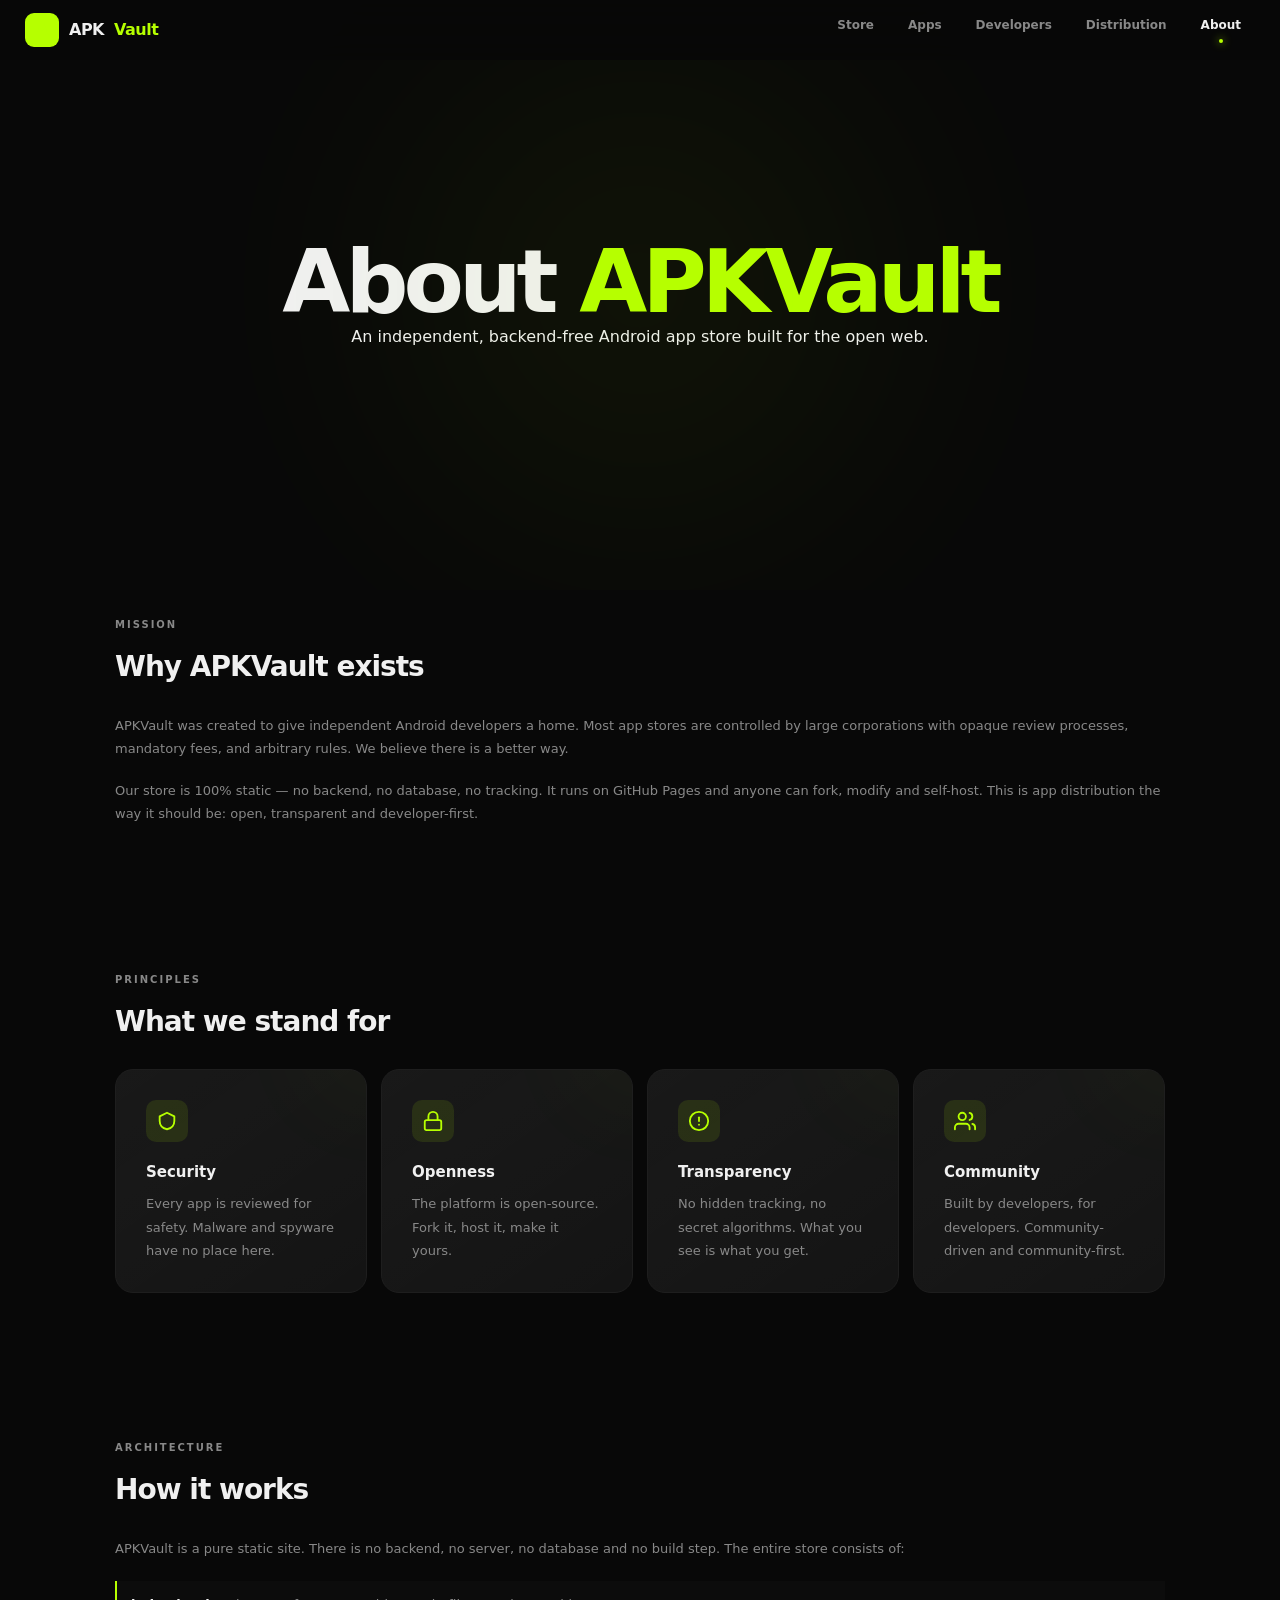
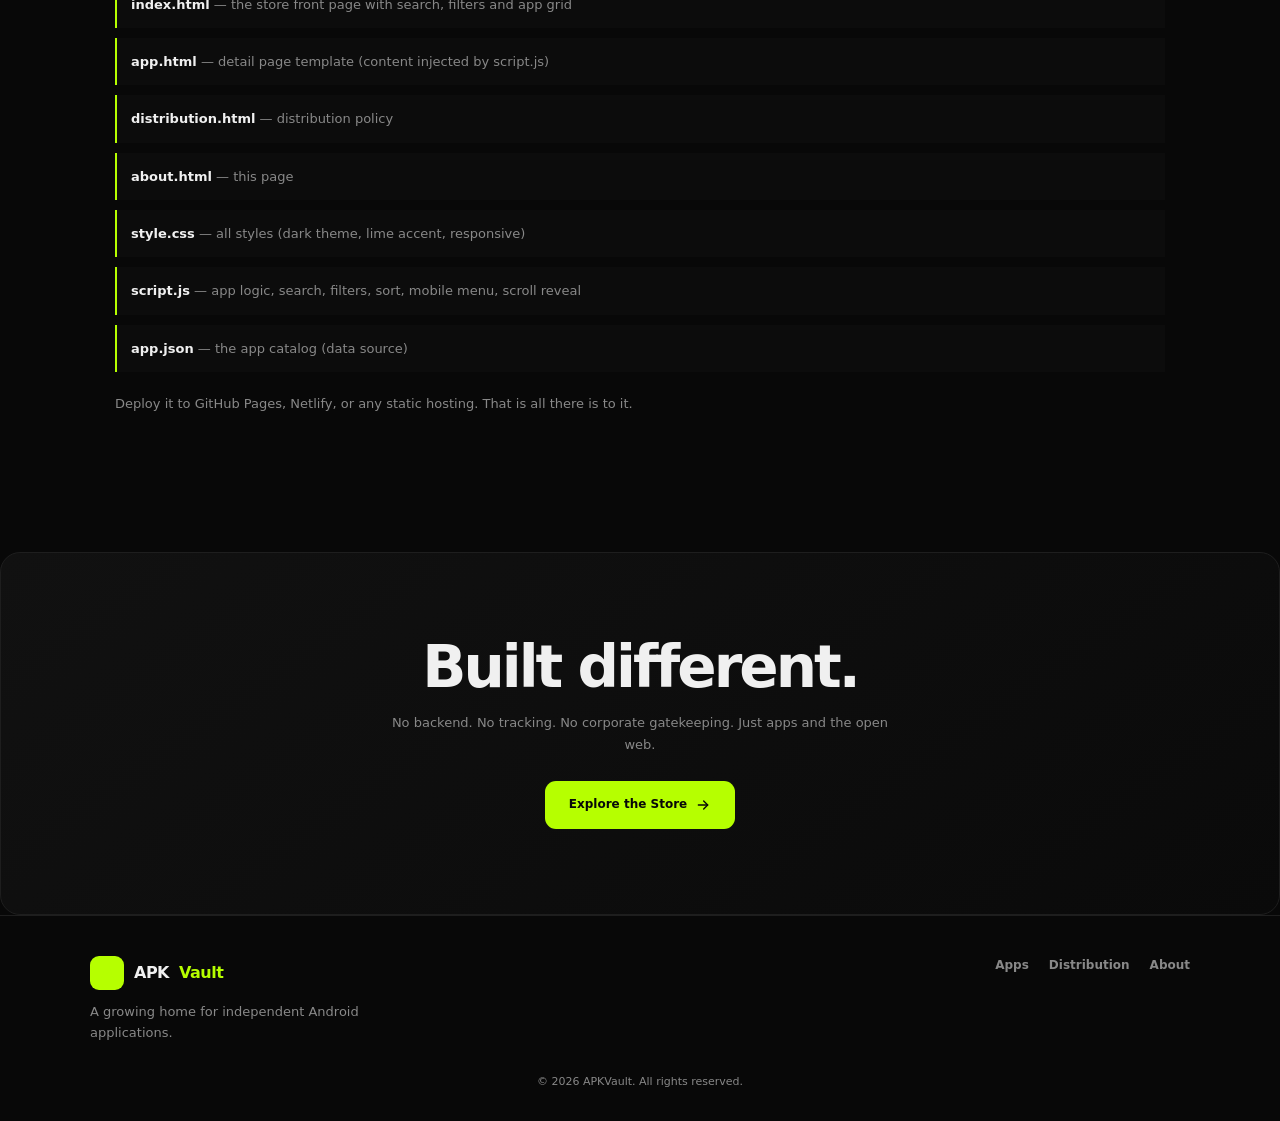
<file: about.html>
<!DOCTYPE html>
<html lang="en">

<head>

    <meta charset="UTF-8">

    <meta
        name="viewport"
        content="width=device-width, initial-scale=1.0"
    >

    <meta
        name="description"
        content="About APKVault — the independent, backend-free Android app store built for the open web."
    >

    <meta
        name="theme-color"
        content="#080808"
    >

    <title>About — APKVault</title>

    <link
        rel="stylesheet"
        href="style.css"
    >

</head>

<body>


<header class="navbar">

    <a
        href="index.html"
        class="logo"
    >

        <span class="logo-mark">
            A
        </span>

        APK<span>Vault</span>

    </a>


    <nav id="mainNav">

        <a href="index.html">
            Store
        </a>

        <a href="index.html#apps">
            Apps
        </a>

        <a href="index.html#developers">
            Developers
        </a>

        <a href="distribution.html">
            Distribution
        </a>

        <a href="about.html" class="active">
            About
        </a>

    </nav>


    <button
        class="mobile-menu"
        id="menuBtn"
        aria-label="Open navigation"
        aria-expanded="false"
    >

        <svg
            width="21"
            height="21"
            viewBox="0 0 24 24"
            fill="none"
            stroke="currentColor"
            stroke-width="2"
            stroke-linecap="round"
        >

            <path d="M4 6h16"/>
            <path d="M4 12h16"/>
            <path d="M4 18h16"/>

        </svg>

    </button>

</header>


<main>


<!-- ABOUT HERO -->

<section class="about-hero">

    <h1>
        About <span>APKVault</span>
    </h1>

    <p>
        An independent, backend-free Android app store
        built for the open web.
    </p>

</section>


<!-- MISSION -->

<section class="about-section reveal">

    <div class="about-section-heading">

        <p class="section-label">
            MISSION
        </p>

        <h2>
            Why APKVault exists
        </h2>

    </div>


    <div class="about-text">

        <p>
            APKVault was created to give independent Android
            developers a home. Most app stores are controlled
            by large corporations with opaque review processes,
            mandatory fees, and arbitrary rules. We believe
            there is a better way.
        </p>


        <p>
            Our store is 100% static — no backend, no database,
            no tracking. It runs on GitHub Pages and anyone
            can fork, modify and self-host. This is app
            distribution the way it should be: open,
            transparent and developer-first.
        </p>

    </div>

</section>


<!-- PRINCIPLES -->

<section class="about-section reveal">

    <div class="about-section-heading">

        <p class="section-label">
            PRINCIPLES
        </p>

        <h2>
            What we stand for
        </h2>

    </div>


    <div class="about-principles">


        <article class="about-card reveal">

            <div class="about-card-icon">

                <svg
                    width="22"
                    height="22"
                    viewBox="0 0 24 24"
                    fill="none"
                    stroke="currentColor"
                    stroke-width="2"
                    stroke-linecap="round"
                    stroke-linejoin="round"
                >

                    <path d="M12 3 4 7v5c0 5 3.5 8 8 9 4.5-1 8-4 8-9V7z"/>

                </svg>

            </div>


            <h3>
                Security
            </h3>

            <p>
                Every app is reviewed for safety.
                Malware and spyware have no place here.
            </p>

        </article>



        <article class="about-card reveal">

            <div class="about-card-icon">

                <svg
                    width="22"
                    height="22"
                    viewBox="0 0 24 24"
                    fill="none"
                    stroke="currentColor"
                    stroke-width="2"
                    stroke-linecap="round"
                    stroke-linejoin="round"
                >

                    <rect x="3" y="11" width="18" height="11" rx="2" ry="2"/>

                    <path d="M7 11V7a5 5 0 0 1 10 0v4"/>

                </svg>

            </div>


            <h3>
                Openness
            </h3>

            <p>
                The platform is open-source.
                Fork it, host it, make it yours.
            </p>

        </article>



        <article class="about-card reveal">

            <div class="about-card-icon">

                <svg
                    width="22"
                    height="22"
                    viewBox="0 0 24 24"
                    fill="none"
                    stroke="currentColor"
                    stroke-width="2"
                    stroke-linecap="round"
                    stroke-linejoin="round"
                >

                    <circle cx="12" cy="12" r="10"/>

                    <path d="M12 8v4"/>

                    <path d="M12 16h.01"/>

                </svg>

            </div>


            <h3>
                Transparency
            </h3>

            <p>
                No hidden tracking, no secret algorithms.
                What you see is what you get.
            </p>

        </article>



        <article class="about-card reveal">

            <div class="about-card-icon">

                <svg
                    width="22"
                    height="22"
                    viewBox="0 0 24 24"
                    fill="none"
                    stroke="currentColor"
                    stroke-width="2"
                    stroke-linecap="round"
                    stroke-linejoin="round"
                >

                    <path d="M17 21v-2a4 4 0 0 0-4-4H5a4 4 0 0 0-4 4v2"/>

                    <circle cx="9" cy="7" r="4"/>

                    <path d="M23 21v-2a4 4 0 0 0-3-3.87"/>

                    <path d="M17 3.13a4 4 0 0 1 0 7.75"/>

                </svg>

            </div>


            <h3>
                Community
            </h3>

            <p>
                Built by developers, for developers.
                Community-driven and community-first.
            </p>

        </article>


    </div>

</section>


<!-- ARCHITECTURE -->

<section class="about-section reveal">

    <div class="about-section-heading">

        <p class="section-label">
            ARCHITECTURE
        </p>

        <h2>
            How it works
        </h2>

    </div>


    <div class="about-text">

        <p>
            APKVault is a pure static site. There is no backend,
            no server, no database and no build step. The entire
            store consists of:
        </p>


        <ul>
            <li>
                <strong>index.html</strong> — the store front page with
                search, filters and app grid
            </li>

            <li>
                <strong>app.html</strong> — detail page template (content
                injected by script.js)
            </li>

            <li>
                <strong>distribution.html</strong> — distribution policy
            </li>

            <li>
                <strong>about.html</strong> — this page
            </li>

            <li>
                <strong>style.css</strong> — all styles (dark theme,
                lime accent, responsive)
            </li>

            <li>
                <strong>script.js</strong> — app logic, search, filters,
                sort, mobile menu, scroll reveal
            </li>

            <li>
                <strong>app.json</strong> — the app catalog (data source)
            </li>
        </ul>


        <p>
            Deploy it to GitHub Pages, Netlify, or any static
            hosting. That is all there is to it.
        </p>

    </div>

</section>


<!-- CTA -->

<section class="about-cta reveal">

    <h2>
        Built different.
    </h2>

    <p>
        No backend. No tracking. No corporate gatekeeping.
        Just apps and the open web.
    </p>


    <a
        href="index.html"
        class="main-download"
    >

        Explore the Store

        <svg
            width="17"
            height="17"
            viewBox="0 0 24 24"
            fill="none"
            stroke="currentColor"
            stroke-width="2"
            stroke-linecap="round"
            stroke-linejoin="round"
        >

            <path d="M5 12h14"/>

            <path d="m13 6 6 6-6 6"/>

        </svg>

    </a>

</section>


</main>



<footer>

    <div class="footer-content">

        <div class="footer-brand">

            <a
                href="index.html"
                class="logo"
            >

                <span class="logo-mark">
                    A
                </span>

                APK<span>Vault</span>

            </a>

            <p>
                A growing home for independent
                Android applications.
            </p>

        </div>


        <div class="footer-links">

            <a href="index.html#apps">
                Apps
            </a>

            <a href="distribution.html">
                Distribution
            </a>

            <a href="about.html">
                About
            </a>

        </div>

    </div>


    <div class="copyright">

        © 2026 APKVault. All rights reserved.

    </div>

</footer>



<script src="script.js"></script>

</body>

</html>
</file>
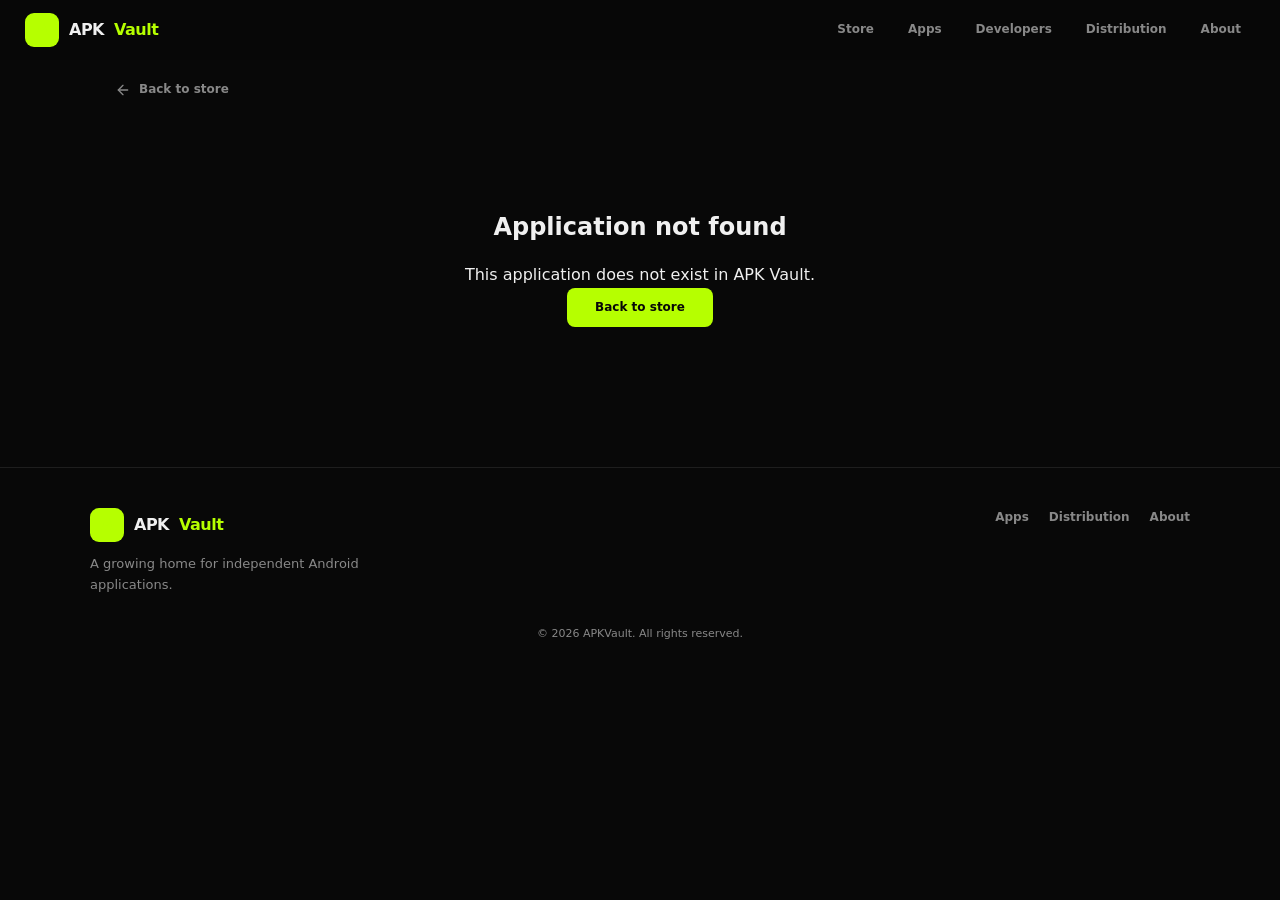
<file: app.html>
<!DOCTYPE html>
<html lang="en">

<head>
    <meta charset="UTF-8">
    <meta name="viewport" content="width=device-width, initial-scale=1.0">

    <meta
        name="description"
        content="Application details — APKVault"
    >

    <meta
        name="theme-color"
        content="#080808"
    >

    <meta
        property="og:type"
        content="website"
    >

    <title>Application — APKVault</title>

    <link
        rel="stylesheet"
        href="style.css"
    >

</head>

<body>


<header class="navbar">

    <a
        href="index.html"
        class="logo"
    >

        <span class="logo-mark">
            A
        </span>

        APK<span>Vault</span>

    </a>


    <nav id="mainNav">

        <a href="index.html">
            Store
        </a>

        <a href="index.html#apps">
            Apps
        </a>

        <a href="index.html#developers">
            Developers
        </a>

        <a href="distribution.html">
            Distribution
        </a>

        <a href="about.html">
            About
        </a>

    </nav>


    <button
        class="mobile-menu"
        id="menuBtn"
        aria-label="Open navigation"
        aria-expanded="false"
    >

        <svg
            width="21"
            height="21"
            viewBox="0 0 24 24"
            fill="none"
            stroke="currentColor"
            stroke-width="2"
            stroke-linecap="round"
        >

            <path d="M4 6h16"/>
            <path d="M4 12h16"/>
            <path d="M4 18h16"/>

        </svg>

    </button>

</header>



<main>

    <section class="app-page">

        <a
            href="index.html"
            class="back-link"
        >

            <svg
                width="16"
                height="16"
                viewBox="0 0 24 24"
                fill="none"
                stroke="currentColor"
                stroke-width="2"
                stroke-linecap="round"
                stroke-linejoin="round"
            >

                <path d="M19 12H5"/>

                <path d="m12 19-7-7 7-7"/>

            </svg>

            Back to store

        </a>


        <div
            id="appContent"
            class="app-content"
        ></div>

    </section>

</main>
<script type="application/ld+json">
{
  "@context": "https://schema.org",
  "@type": "WebSite",
  "name": "App Box",
  "url": "https://[اسم-المستخدم].github.io/[اسم-المستودع]/",
  "description": "متجر مستقل لتطبيقات أندرويد",
  "potentialAction": {
    "@type": "SearchAction",
    "target": "https://[اسم-المستخدم].github.io/[اسم-المستودع]/?search={search_term_string}",
    "query-input": "required name=search_term_string"
  }
}
</script>

<footer>

    <div class="footer-content">

        <div class="footer-brand">

            <a
                href="index.html"
                class="logo"
            >

                <span class="logo-mark">
                    A
                </span>

                APK<span>Vault</span>

            </a>

            <p>
                A growing home for independent
                Android applications.
            </p>

        </div>


        <div class="footer-links">

            <a href="index.html#apps">
                Apps
            </a>

            <a href="distribution.html">
                Distribution
            </a>

            <a href="about.html">
                About
            </a>

        </div>

    </div>


    <div class="copyright">

        © 2026 APKVault. All rights reserved.

    </div>

</footer>



<script src="script.js"></script>

</body>

</html>
</file>
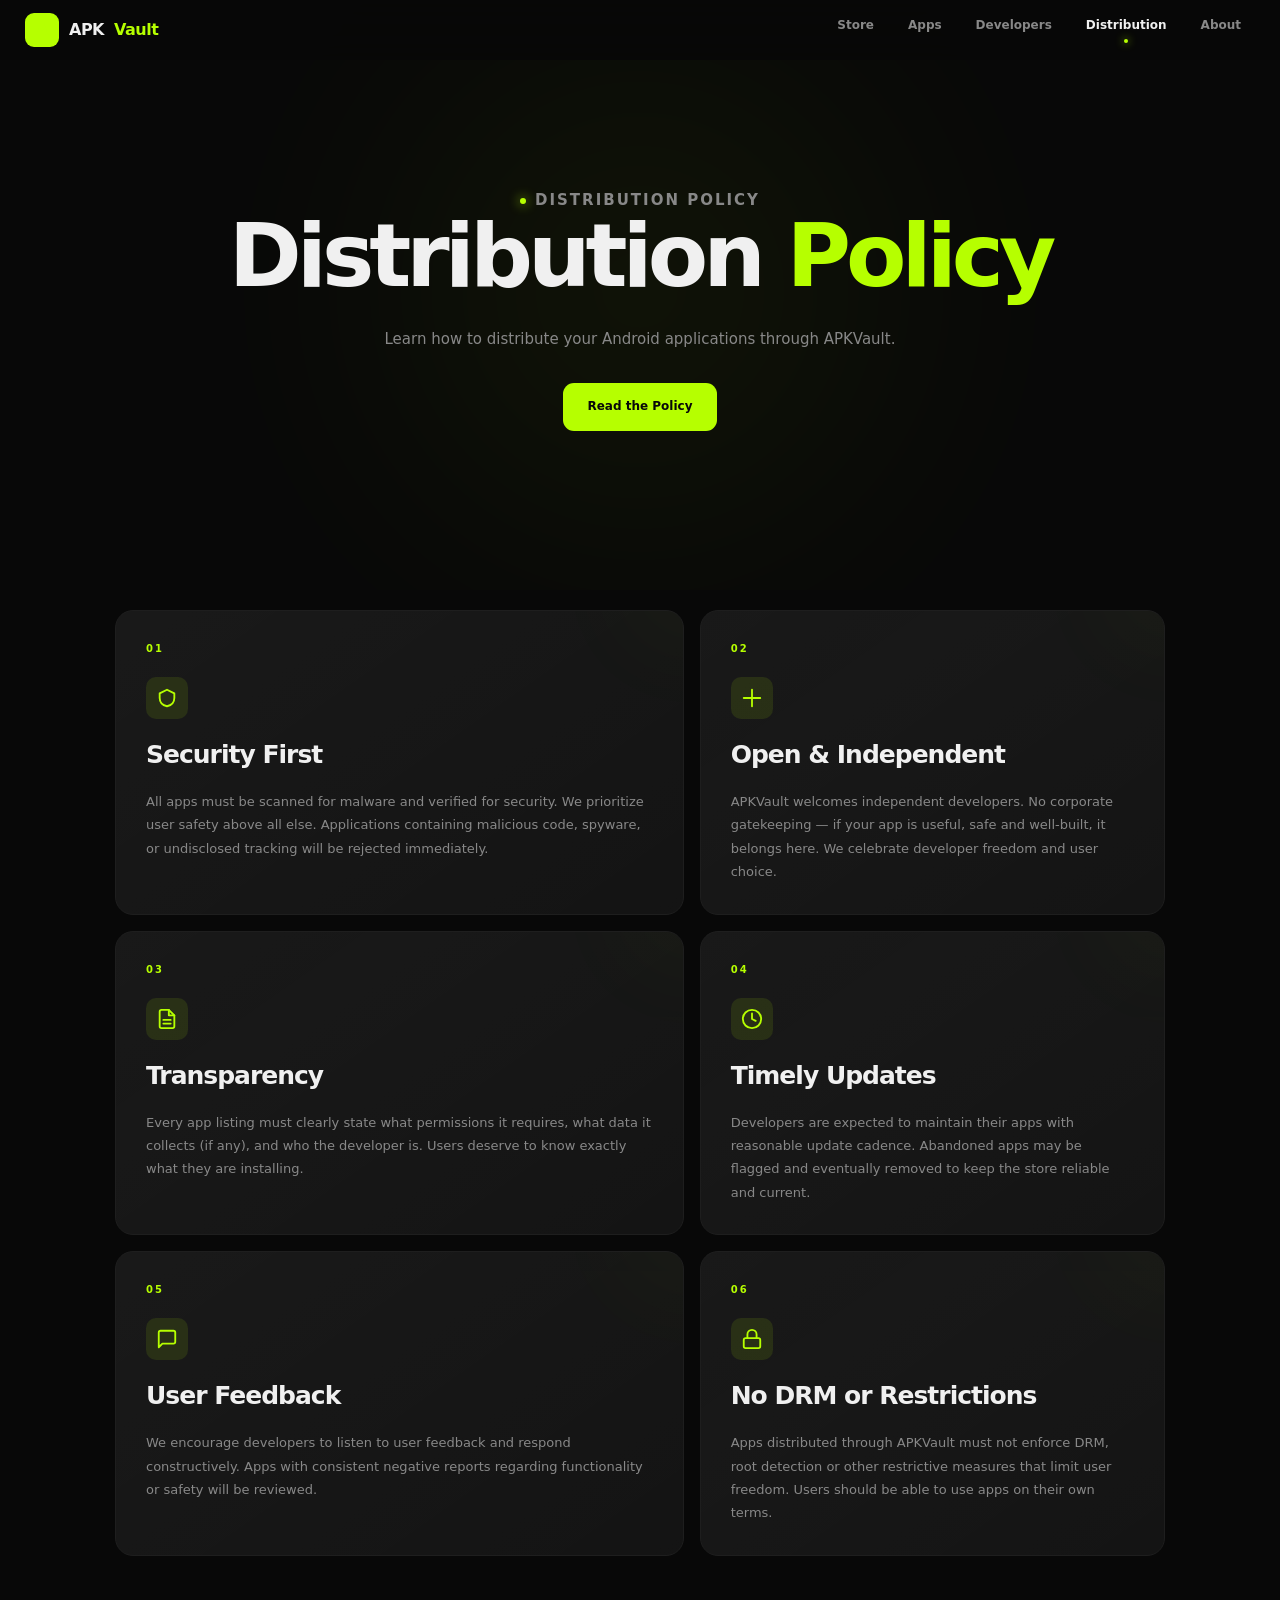
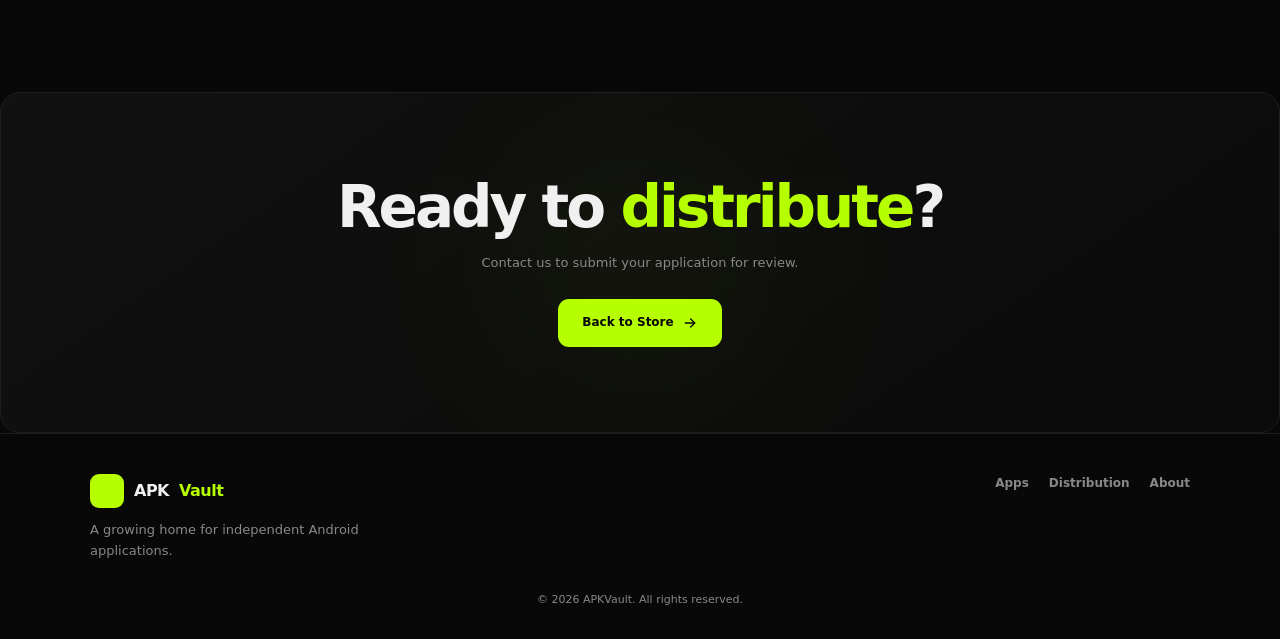
<file: distribution.html>
<!DOCTYPE html>
<html lang="en">

<head>
    <meta charset="UTF-8">
    <meta name="viewport" content="width=device-width, initial-scale=1.0">
    <meta name="description" content="Distribution policy for APKVault — how to publish your Android apps on our independent store.">
    <meta name="theme-color" content="#080808">
    <title>Distribution — APKVault</title>
    <link rel="stylesheet" href="style.css">
</head>

<body>

<header class="navbar">
    <a href="index.html" class="logo">
        <span class="logo-mark">A</span>
        APK<span>Vault</span>
    </a>
    <nav id="mainNav">
        <a href="index.html">Store</a>
        <a href="index.html#apps">Apps</a>
        <a href="index.html#developers">Developers</a>
        <a href="distribution.html" class="active">Distribution</a>
        <a href="about.html">About</a>
    </nav>
    <button class="mobile-menu" id="menuBtn" aria-label="Open navigation" aria-expanded="false">
        <svg width="21" height="21" viewBox="0 0 24 24" fill="none" stroke="currentColor" stroke-width="2" stroke-linecap="round">
            <path d="M4 6h16"/>
            <path d="M4 12h16"/>
            <path d="M4 18h16"/>
        </svg>
    </button>
</header>

<main>

    <!-- HERO (يستخدم كلاسات about) -->
    <section class="about-hero">
        <div class="about-hero-content">
            <p class="about-label"><span></span> DISTRIBUTION POLICY</p>
            <h1>Distribution <span>Policy</span></h1>
            <p>Learn how to distribute your Android applications through APKVault.</p>
            <div class="about-actions">
                <a href="#policy" class="main-download">Read the Policy</a>
            </div>
        </div>
    </section>

    <!-- المحتوى (يستخدم كلاسات about) -->
    <section class="about-section" id="policy">
        <div class="about-grid">

            <article class="about-card reveal">
                <div class="about-card-number">01</div>
                <div class="about-card-icon" style="margin-bottom:16px;">
                    <svg width="22" height="22" viewBox="0 0 24 24" fill="none" stroke="currentColor" stroke-width="2" stroke-linecap="round" stroke-linejoin="round">
                        <path d="M12 3 4 7v5c0 5 3.5 8 8 9 4.5-1 8-4 8-9V7z"/>
                    </svg>
                </div>
                <h2>Security First</h2>
                <p>All apps must be scanned for malware and verified for security. We prioritize user safety above all else. Applications containing malicious code, spyware, or undisclosed tracking will be rejected immediately.</p>
            </article>

            <article class="about-card reveal">
                <div class="about-card-number">02</div>
                <div class="about-card-icon" style="margin-bottom:16px;">
                    <svg width="22" height="22" viewBox="0 0 24 24" fill="none" stroke="currentColor" stroke-width="2" stroke-linecap="round" stroke-linejoin="round">
                        <path d="M12 3v18"/><path d="M3 12h18"/>
                    </svg>
                </div>
                <h2>Open & Independent</h2>
                <p>APKVault welcomes independent developers. No corporate gatekeeping — if your app is useful, safe and well-built, it belongs here. We celebrate developer freedom and user choice.</p>
            </article>

            <article class="about-card reveal">
                <div class="about-card-number">03</div>
                <div class="about-card-icon" style="margin-bottom:16px;">
                    <svg width="22" height="22" viewBox="0 0 24 24" fill="none" stroke="currentColor" stroke-width="2" stroke-linecap="round" stroke-linejoin="round">
                        <path d="M14 2H6a2 2 0 0 0-2 2v16a2 2 0 0 0 2 2h12a2 2 0 0 0 2-2V8z"/>
                        <polyline points="14 2 14 8 20 8"/>
                        <line x1="16" y1="13" x2="8" y2="13"/>
                        <line x1="16" y1="17" x2="8" y2="17"/>
                    </svg>
                </div>
                <h2>Transparency</h2>
                <p>Every app listing must clearly state what permissions it requires, what data it collects (if any), and who the developer is. Users deserve to know exactly what they are installing.</p>
            </article>

            <article class="about-card reveal">
                <div class="about-card-number">04</div>
                <div class="about-card-icon" style="margin-bottom:16px;">
                    <svg width="22" height="22" viewBox="0 0 24 24" fill="none" stroke="currentColor" stroke-width="2" stroke-linecap="round" stroke-linejoin="round">
                        <circle cx="12" cy="12" r="10"/>
                        <polyline points="12 6 12 12 16 14"/>
                    </svg>
                </div>
                <h2>Timely Updates</h2>
                <p>Developers are expected to maintain their apps with reasonable update cadence. Abandoned apps may be flagged and eventually removed to keep the store reliable and current.</p>
            </article>

            <article class="about-card reveal">
                <div class="about-card-number">05</div>
                <div class="about-card-icon" style="margin-bottom:16px;">
                    <svg width="22" height="22" viewBox="0 0 24 24" fill="none" stroke="currentColor" stroke-width="2" stroke-linecap="round" stroke-linejoin="round">
                        <path d="M21 15a2 2 0 0 1-2 2H7l-4 4V5a2 2 0 0 1 2-2h14a2 2 0 0 1 2 2z"/>
                    </svg>
                </div>
                <h2>User Feedback</h2>
                <p>We encourage developers to listen to user feedback and respond constructively. Apps with consistent negative reports regarding functionality or safety will be reviewed.</p>
            </article>

            <article class="about-card reveal">
                <div class="about-card-number">06</div>
                <div class="about-card-icon" style="margin-bottom:16px;">
                    <svg width="22" height="22" viewBox="0 0 24 24" fill="none" stroke="currentColor" stroke-width="2" stroke-linecap="round" stroke-linejoin="round">
                        <rect x="3" y="11" width="18" height="11" rx="2" ry="2"/>
                        <path d="M7 11V7a5 5 0 0 1 10 0v4"/>
                    </svg>
                </div>
                <h2>No DRM or Restrictions</h2>
                <p>Apps distributed through APKVault must not enforce DRM, root detection or other restrictive measures that limit user freedom. Users should be able to use apps on their own terms.</p>
            </article>

        </div>
    </section>

    <!-- CTA (يستخدم about-cta) -->
    <section class="about-cta reveal">
        <div class="cta-glow"></div>
        <div class="about-cta-content">
            <h2>Ready to <span>distribute</span>?</h2>
            <p>Contact us to submit your application for review.</p>
            <a href="index.html" class="main-download">
                Back to Store
                <svg width="17" height="17" viewBox="0 0 24 24" fill="none" stroke="currentColor" stroke-width="2" stroke-linecap="round" stroke-linejoin="round">
                    <path d="M5 12h14"/><path d="m13 6 6 6-6 6"/>
                </svg>
            </a>
        </div>
    </section>

</main>

<footer>
    <div class="footer-content">
        <div class="footer-brand">
            <a href="index.html" class="logo">
                <span class="logo-mark">A</span>
                APK<span>Vault</span>
            </a>
            <p>A growing home for independent Android applications.</p>
        </div>
        <div class="footer-links">
            <a href="index.html#apps">Apps</a>
            <a href="distribution.html">Distribution</a>
            <a href="about.html">About</a>
        </div>
    </div>
    <div class="copyright">© 2026 APKVault. All rights reserved.</div>
</footer>

<script src="script.js"></script>
</body>
</html>
</file>
<file: style.css>
/* ==========================================================================
   APK VAULT — STYLE SHEET
   Dark theme · Lime accent · Static-first
   ========================================================================== */

/* ==========================================================================
   VARIABLES
   ========================================================================== */

:root {
    --lime:          #B6FF00;
    --lime-soft:     rgba(182, 255, 0, .1);
    --lime-glow:     rgba(182, 255, 0, .35);
    --bg:            #080808;
    --surface:       #111;
    --surface-hover: #161616;
    --border:        #1e1e1e;
    --border-hover:  #3c3c3c;
    --muted:         #888;
    --white:         #f0f0f0;
    --font:          'Inter', system-ui, -apple-system, sans-serif;
    --radius-sm:     8px;
    --radius:        14px;
    --radius-lg:     20px;
    --shadow:        0 4px 30px rgba(0,0,0,.4);
    --transition:    .25s ease;
}


/* ==========================================================================
   RESET / BASE
   ========================================================================== */

*, *::before, *::after {
    margin: 0;
    padding: 0;
    box-sizing: border-box;
}

html {
    scroll-behavior: smooth;
    -webkit-text-size-adjust: 100%;
    scrollbar-color: var(--lime) var(--surface);
    scrollbar-width: thin;
}

::-webkit-scrollbar {
    width: 9px;
    height: 9px;
}

::-webkit-scrollbar-track {
    background: var(--bg);
}

::-webkit-scrollbar-thumb {
    border: 2px solid var(--bg);
    border-radius: 999px;
    background: var(--border-hover);
}

::-webkit-scrollbar-thumb:hover {
    background: var(--lime);
}

body {
    font-family: var(--font);
    background: var(--bg);
    color: var(--white);
    line-height: 1.6;
    min-height: 100vh;
    overflow-x: hidden;
    -webkit-font-smoothing: antialiased;
}

a {
    color: inherit;
    text-decoration: none;
}

img {
    display: block;
    max-width: 100%;
    height: auto;
}

ul, ol {
    list-style: none;
}

button {
    cursor: pointer;
    border: none;
    background: none;
    color: inherit;
    font: inherit;
}

input, button {
    outline: none;
}

::selection {
    background: var(--lime);
    color: var(--bg);
}


/* ==========================================================================
   NAVBAR
   ========================================================================== */

.navbar {
    position: fixed;
    top: 0;
    left: 0;
    right: 0;
    z-index: 1000;
    display: flex;
    align-items: center;
    justify-content: space-between;
    padding: 0 25px;
    height: 60px;
    background: rgba(8, 8, 8, .85);
    backdrop-filter: blur(20px);
    -webkit-backdrop-filter: blur(20px);
    border-bottom: 1px solid transparent;
    transition: border-color var(--transition),
                background var(--transition);
}

.navbar.scrolled {
    border-bottom-color: var(--border);
    background: rgba(8, 8, 8, .95);
}

.logo {
    display: flex;
    align-items: center;
    gap: 10px;
    font-size: 16px;
    font-weight: 800;
    letter-spacing: -.5px;
}

.logo-mark {
    display: grid;
    place-items: center;
    width: 34px;
    height: 34px;
    border-radius: 9px;
    background: var(--lime);
    color: var(--bg);
    font-size: 16px;
    font-weight: 900;
    line-height: 1;
}

.logo span {
    color: var(--lime);
}

#mainNav {
    display: flex;
    gap: 6px;
}

#mainNav a {
    padding: 7px 14px;
    border-radius: var(--radius-sm);
    font-size: 12px;
    font-weight: 600;
    color: var(--muted);
    transition: color var(--transition),
                background var(--transition);
}

#mainNav a:hover {
    color: var(--white);
    background: var(--surface);
}

#mainNav a.active {
    color: var(--white);
}

#mainNav a.active::after {
    content: "";
    display: block;
    width: 4px;
    height: 4px;
    margin: 4px auto 0;
    border-radius: 50%;
    background: var(--lime);
    box-shadow: 0 0 8px var(--lime);
}

.mobile-menu {
    display: none;
    align-items: center;
    justify-content: center;
    width: 42px;
    height: 42px;
    border-radius: var(--radius-sm);
    color: var(--white);
    transition: background var(--transition);
}

.mobile-menu:hover {
    background: var(--surface);
}

.mobile-menu svg {
    display: block;
}


/* ==========================================================================
   HERO
   ========================================================================== */

.hero {
    position: relative;
    min-height: 590px;
    display: flex;
    align-items: center;
    padding: 100px 25px;
    overflow: hidden;
}

.hero::before {
    content: "";
    position: absolute;
    width: 600px;
    height: 600px;
    top: -100px;
    left: 50%;
    transform: translateX(-50%);
    background: var(--lime);
    opacity: .04;
    filter: blur(140px);
    border-radius: 50%;
    pointer-events: none;
}

.hero-content {
    position: relative;
    z-index: 1;
    max-width: 720px;
    margin: 0 auto;
    text-align: center;
}

.badge {
    display: inline-flex;
    align-items: center;
    gap: 10px;
    margin-bottom: 22px;
    color: var(--muted);
    font-size: 10px;
    font-weight: 700;
    letter-spacing: 2px;
    text-transform: uppercase;
}

.badge span {
    width: 6px;
    height: 6px;
    border-radius: 50%;
    background: var(--lime);
    box-shadow: 0 0 12px var(--lime);
}

.hero h1 {
    font-size: clamp(46px, 8vw, 88px);
    line-height: .95;
    letter-spacing: -4px;
    font-weight: 800;
    margin-bottom: 20px;
}

.hero h1 span {
    color: var(--lime);
}

.hero-content > p {
    max-width: 500px;
    margin: 0 auto 28px;
    color: var(--muted);
    font-size: 15px;
    line-height: 1.7;
}

.hero-actions {
    display: flex;
    align-items: center;
    justify-content: center;
    gap: 12px;
    margin-bottom: 24px;
}

.hero-primary {
    display: inline-flex;
    align-items: center;
    gap: 8px;
    height: 50px;
    padding: 0 30px;
    border-radius: 11px;
    background: var(--lime);
    color: var(--bg);
    font-size: 13px;
    font-weight: 800;
    transition: transform var(--transition),
                box-shadow var(--transition);
}

.hero-primary:hover {
    transform: translateY(-2px);
    box-shadow: 0 0 30px var(--lime-glow);
}

.hero-secondary {
    display: inline-flex;
    align-items: center;
    justify-content: center;
    height: 50px;
    padding: 0 24px;
    border: 1px solid var(--border);
    border-radius: 11px;
    background: var(--surface);
    color: var(--white);
    font-size: 12px;
    font-weight: 700;
    transition: transform var(--transition),
                border-color var(--transition),
                background var(--transition);
}

.hero-secondary:hover {
    transform: translateY(-2px);
    border-color: var(--border-hover);
    background: var(--surface-hover);
}

.store-note {
    display: inline-flex;
    align-items: center;
    gap: 8px;
    color: var(--muted);
    font-size: 12px;
}

.store-note svg {
    color: var(--lime);
}


/* ==========================================================================
   SECTION LABEL
   ========================================================================== */

.section-label {
    display: inline-flex;
    align-items: center;
    gap: 9px;
    color: var(--muted);
    font-size: 10px;
    font-weight: 700;
    letter-spacing: 2px;
    text-transform: uppercase;
    margin-bottom: 12px;
}

.section-label span {
    width: 6px;
    height: 6px;
    border-radius: 50%;
    background: var(--lime);
    box-shadow: 0 0 12px var(--lime);
}


/* ==========================================================================
   APPS SECTION
   ========================================================================== */

.apps-section {
    max-width: 1100px;
    margin: 0 auto;
    padding: 40px 25px 100px;
}

.section-header {
    display: flex;
    align-items: flex-end;
    justify-content: space-between;
    margin-bottom: 20px;
    flex-wrap: wrap;
    gap: 12px;
}

.section-header h2 {
    font-size: 32px;
    font-weight: 800;
    letter-spacing: -1.5px;
}

#resultCount {
    color: var(--muted);
    font-size: 12px;
    font-weight: 600;
}


/* ---- Search ---- */

.search-box {
    display: flex;
    align-items: center;
    gap: 10px;
    padding: 0 18px;
    height: 48px;
    border: 1px solid var(--border);
    border-radius: 11px;
    background: var(--surface);
    margin-bottom: 20px;
    transition: border-color var(--transition);
}

.search-box:focus-within {
    border-color: var(--lime);
}

.search-box svg {
    color: var(--muted);
    flex-shrink: 0;
}

.search-box input {
    flex: 1;
    border: none;
    background: none;
    color: var(--white);
    font-size: 13px;
    font-family: var(--font);
}

.search-box input::placeholder {
    color: var(--muted);
}


/* ---- Filters Row ---- */

.filters-row {
    display: flex;
    align-items: center;
    gap: 10px;
    margin-bottom: 28px;
    flex-wrap: wrap;
}

.category-filters {
    display: flex;
    gap: 6px;
    flex-wrap: wrap;
}

.category-btn {
    padding: 7px 16px;
    border-radius: 20px;
    border: 1px solid var(--border);
    background: transparent;
    color: var(--muted);
    font-size: 11px;
    font-weight: 700;
    letter-spacing: .5px;
    transition: all var(--transition);
    cursor: pointer;
}

.category-btn:hover {
    border-color: var(--border-hover);
    color: var(--white);
    background: var(--surface);
}

.category-btn.active {
    background: var(--lime);
    color: var(--bg);
    border-color: var(--lime);
}

.sort-select {
    margin-left: auto;
    display: flex;
    align-items: center;
    gap: 8px;
}

.sort-select label {
    color: var(--muted);
    font-size: 11px;
    font-weight: 600;
}

.sort-select select {
    height: 36px;
    padding: 0 28px 0 12px;
    border-radius: var(--radius-sm);
    border: 1px solid var(--border);
    background: var(--surface);
    color: var(--white);
    font-size: 11px;
    font-family: var(--font);
    font-weight: 600;
    cursor: pointer;
    appearance: none;
    -webkit-appearance: none;
    background-image: url("data:image/svg+xml,%3Csvg width='12' height='12' viewBox='0 0 24 24' fill='none' stroke='%23888' stroke-width='2' stroke-linecap='round' stroke-linejoin='round'%3E%3Cpath d='m6 9 6 6 6-6'/%3E%3C/svg%3E");
    background-repeat: no-repeat;
    background-position: right 10px center;
    transition: border-color var(--transition);
}

.sort-select select:focus {
    border-color: var(--lime);
}


/* ---- App Grid ---- */

.apps-grid {
    display: grid;
    grid-template-columns: repeat(auto-fill, minmax(280px, 1fr));
    gap: 14px;
}

.pagination {
    display: flex;
    justify-content: center;
    min-height: 48px;
    margin-top: 22px;
}

.pagination[hidden] {
    display: none;
}

.load-more-btn {
    gap: 8px;
    padding: 12px 24px;
}


/* ---- App Card ---- */

.app-card {
    position: relative;
    display: flex;
    flex-direction: column;
    background: var(--surface);
    border: 1px solid var(--border);
    border-radius: var(--radius);
    overflow: hidden;
    transition: transform var(--transition),
                border-color var(--transition),
                box-shadow var(--transition);
}

.app-card:hover {
    transform: translateY(-4px);
    border-color: var(--border-hover);
    box-shadow: var(--shadow);
}

.app-card-main {
    display: flex;
    gap: 14px;
    padding: 20px;
    flex: 1;
}

.app-card-icon {
    width: 52px;
    height: 52px;
    flex-shrink: 0;
    border-radius: 12px;
    overflow: hidden;
    background: var(--border);
    display: grid;
    place-items: center;
}

.app-card-icon img {
    width: 100%;
    height: 100%;
    object-fit: cover;
}

.app-card-content {
    flex: 1;
    min-width: 0;
}

.app-card-title-row {
    display: flex;
    align-items: center;
    gap: 8px;
    margin-bottom: 5px;
}

.app-card-title-row h3 {
    font-size: 15px;
    font-weight: 700;
    letter-spacing: -.3px;
    white-space: nowrap;
    overflow: hidden;
    text-overflow: ellipsis;
}

.featured-badge {
    padding: 3px 9px;
    border-radius: 20px;
    background: var(--lime-soft);
    color: var(--lime);
    font-size: 9px;
    font-weight: 800;
    letter-spacing: .5px;
    text-transform: uppercase;
    flex-shrink: 0;
}

.app-card-content > p {
    color: var(--muted);
    font-size: 12px;
    line-height: 1.5;
    margin-bottom: 10px;
    display: -webkit-box;
    -webkit-line-clamp: 2;
    line-clamp: 2;
    -webkit-box-orient: vertical;
    overflow: hidden;
}

.app-card-meta {
    display: flex;
    align-items: center;
    gap: 14px;
    font-size: 11px;
    color: var(--muted);
}

.app-card-meta .rating {
    display: inline-flex;
    align-items: center;
    gap: 4px;
    color: var(--lime);
}

.app-card-meta .rating svg {
    width: 13px;
    height: 13px;
}

.app-card-footer {
    display: flex;
    align-items: center;
    justify-content: space-between;
    padding: 12px 20px;
    border-top: 1px solid var(--border);
    font-size: 11px;
    color: var(--muted);
}

.app-card-arrow {
    color: var(--lime);
    display: flex;
}

.app-card-arrow svg {
    width: 16px;
    height: 16px;
}


/* ==========================================================================
   SKELETON LOADING
   ========================================================================== */

.skeleton-card {
    background: var(--surface);
    border: 1px solid var(--border);
    border-radius: var(--radius);
    padding: 20px;
    overflow: hidden;
}

.skeleton-card .skel-row {
    display: flex;
    gap: 14px;
}

.skeleton-card .skel-icon {
    width: 52px;
    height: 52px;
    border-radius: 12px;
    background: linear-gradient(110deg, var(--border) 30%, var(--surface-hover) 50%, var(--border) 70%);
    background-size: 200% 100%;
    animation: skeleton-shimmer 1.5s ease infinite;
}

.skeleton-card .skel-lines {
    flex: 1;
}

.skeleton-card .skel-line {
    height: 12px;
    border-radius: 6px;
    background: linear-gradient(110deg, var(--border) 30%, var(--surface-hover) 50%, var(--border) 70%);
    background-size: 200% 100%;
    animation: skeleton-shimmer 1.5s ease infinite;
    margin-bottom: 8px;
}

.skeleton-card .skel-line:last-child {
    width: 60%;
    margin-bottom: 0;
}

.skeleton-card .skel-footer {
    height: 1px;
    background: var(--border);
    margin: 14px -20px 0;
}

@keyframes skeleton-shimmer {
    0%   { background-position: 200% 0; }
    100% { background-position: -200% 0; }
}


/* ==========================================================================
   EMPTY / ERROR STATES
   ========================================================================== */

.empty-state,
.load-error {
    grid-column: 1 / -1;
    text-align: center;
    padding: 60px 20px;
}

.empty-state .empty-icon,
.load-error .load-error-icon {
    width: 48px;
    height: 48px;
    margin: 0 auto 16px;
    color: var(--muted);
}

.empty-state h3 {
    font-size: 20px;
    font-weight: 700;
    margin-bottom: 8px;
}

.empty-state p {
    color: var(--muted);
    font-size: 13px;
    margin-bottom: 16px;
}

.clear-search {
    padding: 8px 22px;
    border-radius: var(--radius-sm);
    background: var(--surface);
    border: 1px solid var(--border);
    color: var(--white);
    font-size: 12px;
    font-weight: 700;
    transition: all var(--transition);
}

.clear-search:hover {
    border-color: var(--lime);
    background: var(--lime-soft);
}

.load-error h2 {
    font-size: 20px;
    font-weight: 700;
    margin-bottom: 8px;
}

.load-error p {
    color: var(--muted);
    font-size: 13px;
    margin-bottom: 10px;
}

.load-error code {
    display: block;
    padding: 10px 16px;
    border-radius: var(--radius-sm);
    background: var(--surface);
    color: #f44;
    font-size: 12px;
    margin-bottom: 16px;
}

.load-error button {
    padding: 8px 22px;
    border-radius: var(--radius-sm);
    background: var(--lime);
    color: var(--bg);
    font-size: 12px;
    font-weight: 800;
    transition: all var(--transition);
}

.load-error button:hover {
    transform: translateY(-1px);
}

.page-error {
    text-align: center;
    padding: 80px 20px;
}

.page-error h1 {
    font-size: 24px;
    font-weight: 700;
    margin-bottom: 16px;
}

.page-error .download-btn {
    display: inline-flex;
    align-items: center;
    gap: 8px;
    padding: 10px 28px;
    border-radius: var(--radius-sm);
    background: var(--lime);
    color: var(--bg);
    font-size: 12px;
    font-weight: 800;
}


/* ==========================================================================
   LOADING SPINNER
   ========================================================================== */

.loading-state {
    grid-column: 1 / -1;
    text-align: center;
    padding: 60px 20px;
}

.loading-spinner {
    width: 36px;
    height: 36px;
    border: 3px solid var(--border);
    border-top-color: var(--lime);
    border-radius: 50%;
    animation: spin .8s linear infinite;
    margin: 0 auto 14px;
}

@keyframes spin {
    to { transform: rotate(360deg); }
}

.loading-state p {
    color: var(--muted);
    font-size: 13px;
}


/* ==========================================================================
   STORE VALUES SECTION
   ========================================================================== */

.store-section {
    padding: 80px 25px;
    border-top: 1px solid var(--border);
}

.store-section-inner {
    max-width: 1100px;
    margin: 0 auto;
}

.store-section-heading {
    max-width: 500px;
    margin-bottom: 50px;
}

.store-section-heading h2 {
    font-size: 32px;
    font-weight: 800;
    letter-spacing: -1.5px;
    margin-bottom: 12px;
}

.store-section-heading p {
    color: var(--muted);
    font-size: 14px;
    line-height: 1.7;
}

.store-values {
    display: grid;
    grid-template-columns: repeat(3, 1fr);
    gap: 14px;
}

.value-card {
    padding: 28px;
    background: var(--surface);
    border: 1px solid var(--border);
    border-radius: var(--radius);
    transition: transform var(--transition),
                border-color var(--transition);
}

.value-card:hover {
    transform: translateY(-3px);
    border-color: var(--border-hover);
}

.value-icon {
    width: 42px;
    height: 42px;
    display: grid;
    place-items: center;
    border-radius: 10px;
    background: var(--lime-soft);
    color: var(--lime);
    margin-bottom: 18px;
}

.value-card h3 {
    font-size: 17px;
    font-weight: 700;
    margin-bottom: 8px;
}

.value-card p {
    color: var(--muted);
    font-size: 12px;
    line-height: 1.7;
}


/* ==========================================================================
   DEVELOPER SECTION
   ========================================================================== */

.developer-section {
    padding: 80px 25px;
    border-top: 1px solid var(--border);
}

.developer-content {
    max-width: 500px;
}

.developer-content h2 {
    font-size: 38px;
    font-weight: 800;
    letter-spacing: -2px;
    line-height: 1.05;
    margin-bottom: 16px;
}

.developer-content h2 span {
    color: var(--lime);
}

.developer-content > p {
    color: var(--muted);
    font-size: 14px;
    line-height: 1.7;
    margin-bottom: 24px;
}


/* ==========================================================================
   CTA / MAIN DOWNLOAD BUTTON
   ========================================================================== */

.main-download {
    display: inline-flex;
    align-items: center;
    gap: 8px;
    height: 48px;
    padding: 0 24px;
    border-radius: 11px;
    background: var(--lime);
    color: var(--bg);
    font-size: 12px;
    font-weight: 800;
    transition: transform var(--transition),
                box-shadow var(--transition);
}

.main-download:hover {
    transform: translateY(-2px);
    box-shadow: 0 0 25px var(--lime-glow);
}

.main-download svg {
    width: 16px;
    height: 16px;
    flex-shrink: 0;
}


/* ==========================================================================
   APP DETAIL PAGE
   ========================================================================== */

.app-page {
    max-width: 1100px;
    margin: 0 auto;
    padding: 80px 25px 60px;
}

.back-link {
    display: inline-flex;
    align-items: center;
    gap: 8px;
    color: var(--muted);
    font-size: 12px;
    font-weight: 600;
    margin-bottom: 28px;
    transition: color var(--transition);
}

.back-link:hover {
    color: var(--lime);
}

.back-link svg {
    width: 16px;
    height: 16px;
}

.app-content {
    width: 100%;
}

/* ---- App Hero ---- */

.app-hero {
    display: flex;
    gap: 30px;
    align-items: flex-start;
    padding: 30px;
    background: var(--surface);
    border: 1px solid var(--border);
    border-radius: var(--radius-lg);
    margin-bottom: 24px;
}

.app-main-icon {
    width: 80px;
    height: 80px;
    flex-shrink: 0;
    border-radius: 18px;
    overflow: hidden;
    background: var(--border);
}

.app-main-icon img {
    width: 100%;
    height: 100%;
    object-fit: cover;
}

.app-main-info {
    flex: 1;
    min-width: 0;
}

.app-category {
    display: inline-block;
    padding: 4px 12px;
    border-radius: 20px;
    background: var(--lime-soft);
    color: var(--lime);
    font-size: 10px;
    font-weight: 800;
    letter-spacing: 1px;
    text-transform: uppercase;
    margin-bottom: 10px;
}

.app-main-info h1 {
    font-size: 28px;
    font-weight: 800;
    letter-spacing: -1px;
    margin-bottom: 8px;
}

.app-main-info > p {
    color: var(--muted);
    font-size: 14px;
    line-height: 1.6;
    margin-bottom: 18px;
}

.app-stats {
    display: flex;
    gap: 24px;
    margin-bottom: 22px;
}

.app-stats span {
    display: flex;
    flex-direction: column;
    font-size: 11px;
    color: var(--muted);
}

.app-stats strong {
    color: var(--white);
    font-size: 18px;
    font-weight: 800;
    line-height: 1.2;
}

/* ---- App Details ---- */

.app-details {
    display: grid;
    grid-template-columns: 1.2fr .8fr;
    gap: 24px;
    margin-bottom: 30px;
}

.details-main h2 {
    font-size: 20px;
    font-weight: 800;
    letter-spacing: -.5px;
    margin-bottom: 12px;
}

.details-main p {
    color: var(--muted);
    font-size: 13px;
    line-height: 1.8;
    margin-bottom: 24px;
}

.features-list {
    display: flex;
    flex-direction: column;
    gap: 10px;
}

.features-list li {
    display: flex;
    align-items: center;
    gap: 12px;
    padding: 12px 14px;
    border: 1px solid var(--border);
    border-radius: var(--radius-sm);
    background: rgba(255,255,255,.015);
    color: var(--white);
    font-size: 13px;
    transition: border-color var(--transition),
                background var(--transition);
}

.features-list li:hover {
    border-color: rgba(182,255,0,.2);
    background: rgba(182,255,0,.025);
}

.features-list li svg {
    width: 16px;
    height: 16px;
    color: var(--lime);
    flex-shrink: 0;
}

/* ---- Info Panel ---- */

.app-info-panel {
    padding: 24px;
    background: var(--surface);
    border: 1px solid var(--border);
    border-radius: var(--radius);
}

.app-info-panel h3 {
    font-size: 15px;
    font-weight: 700;
    margin-bottom: 18px;
    letter-spacing: -.3px;
}

.info-row {
    display: flex;
    justify-content: space-between;
    align-items: center;
    padding: 11px 0;
    border-bottom: 1px solid var(--border);
    font-size: 12px;
}

.info-row:last-child {
    border-bottom: none;
}

.info-row span {
    color: var(--muted);
}

.info-row strong {
    color: var(--white);
    font-weight: 600;
}

/* ---- Screenshots ---- */

.screenshots-section {
    margin-bottom: 30px;
}

.screenshots-section h2 {
    font-size: 20px;
    font-weight: 800;
    letter-spacing: -.5px;
    margin-bottom: 16px;
}

.screenshots {
    display: flex;
    gap: 12px;
    overflow-x: auto;
    padding-bottom: 8px;
    scroll-snap-type: x mandatory;
    -webkit-overflow-scrolling: touch;
}

.screenshots::-webkit-scrollbar {
    height: 4px;
}

.screenshots::-webkit-scrollbar-track {
    background: var(--border);
    border-radius: 2px;
}

.screenshots::-webkit-scrollbar-thumb {
    background: var(--lime-soft);
    border-radius: 2px;
}

.screenshots img {
    height: 320px;
    border-radius: var(--radius);
    scroll-snap-align: start;
    flex-shrink: 0;
    border: 1px solid var(--border);
}

.screenshots .empty-state {
    color: var(--muted);
    font-size: 13px;
    padding: 30px 0;
}

/* ---- App Distribution ---- */

.app-distribution {
    display: flex;
    align-items: center;
    justify-content: space-between;
    gap: 20px;
    padding: 30px;
    background: var(--surface);
    border: 1px solid var(--border);
    border-radius: var(--radius-lg);
    flex-wrap: wrap;
}

.app-distribution h2 {
    font-size: 20px;
    font-weight: 800;
    letter-spacing: -.5px;
    margin-bottom: 8px;
}

.app-distribution p {
    color: var(--muted);
    font-size: 13px;
    line-height: 1.6;
}


/* ==========================================================================
   DISTRIBUTION / LEGAL PAGE
   ========================================================================== */

.legal-page {
    max-width: 1100px;
    margin: 0 auto;
    padding: 90px 25px 80px;
}

.legal-page h1 {
    font-size: clamp(36px, 6vw, 56px);
    font-weight: 800;
    letter-spacing: -3px;
    line-height: 1;
    margin-bottom: 18px;
}

.legal-page h1 span {
    color: var(--lime);
}

.legal-intro {
    color: var(--muted);
    font-size: 15px;
    line-height: 1.7;
    max-width: 600px;
    margin-bottom: 40px;
}

.legal-grid {
    display: grid;
    grid-template-columns: repeat(auto-fill, minmax(300px, 1fr));
    gap: 14px;
    margin-bottom: 50px;
}

.legal-card {
    padding: 28px;
    background: var(--surface);
    border: 1px solid var(--border);
    border-radius: var(--radius);
    transition: transform var(--transition),
                border-color var(--transition);
}

.legal-card:hover {
    transform: translateY(-3px);
    border-color: var(--border-hover);
}

.legal-number {
    color: var(--lime);
    font-size: 10px;
    font-weight: 800;
    letter-spacing: 2px;
    margin-bottom: 14px;
}

.legal-card h2 {
    font-size: 18px;
    font-weight: 700;
    letter-spacing: -.3px;
    margin-bottom: 10px;
}

.legal-card p {
    color: var(--muted);
    font-size: 12px;
    line-height: 1.7;
}

.official-source {
    display: flex;
    align-items: center;
    justify-content: space-between;
    gap: 20px;
    padding: 30px;
    background: var(--surface);
    border: 1px solid var(--border);
    border-radius: var(--radius-lg);
    margin-bottom: 30px;
    flex-wrap: wrap;
}

.official-source h2 {
    font-size: 20px;
    font-weight: 800;
    letter-spacing: -.5px;
    margin-bottom: 6px;
}

.legal-disclaimer {
    color: var(--muted);
    font-size: 12px;
    line-height: 1.7;
    border-top: 1px solid var(--border);
    padding-top: 20px;
}


/* ==========================================================================
   ABOUT PAGE
   ========================================================================== */

.about-hero {
    position: relative;
    min-height: 590px;
    display: flex;
    flex-direction: column;
    align-items: center;
    justify-content: center;
    padding: 100px 25px;
    text-align: center;
    overflow: hidden;
}

.about-hero::before {
    content: "";
    position: absolute;
    width: 500px;
    height: 500px;
    top: 40px;
    left: 50%;
    transform: translateX(-50%);
    background: var(--lime);
    opacity: .045;
    filter: blur(130px);
    border-radius: 50%;
    pointer-events: none;
}

.about-hero-content {
    position: relative;
    z-index: 1;
    max-width: 850px;
}

.about-label {
    display: inline-flex;
    align-items: center;
    gap: 9px;
    margin-bottom: 22px;
    color: var(--muted);
    font-size: 10px;
    font-weight: 700;
    letter-spacing: 2px;
}

.about-label span {
    width: 6px;
    height: 6px;
    border-radius: 50%;
    background: var(--lime);
    box-shadow: 0 0 12px var(--lime);
}

.about-hero h1 {
    max-width: 850px;
    font-size: clamp(48px, 8vw, 88px);
    line-height: .95;
    letter-spacing: -5px;
    font-weight: 800;
}

.about-hero h1 span {
    color: var(--lime);
}

.about-hero-content > p {
    max-width: 600px;
    margin: 28px auto 0;
    color: var(--muted);
    font-size: 15px;
    line-height: 1.8;
}

.about-actions {
    display: flex;
    justify-content: center;
    align-items: center;
    gap: 10px;
    margin-top: 30px;
}

.about-secondary {
    height: 48px;
    display: inline-flex;
    align-items: center;
    justify-content: center;
    padding: 0 22px;
    border: 1px solid var(--border);
    border-radius: 11px;
    background: var(--surface);
    color: var(--white);
    text-decoration: none;
    font-size: 12px;
    font-weight: 700;
    transition: transform var(--transition),
                border-color var(--transition),
                background var(--transition);
}

.about-secondary:hover {
    transform: translateY(-2px);
    border-color: var(--border-hover);
    background: var(--surface-hover);
}

.about-section {
    width: 100%;
    max-width: 1100px;
    margin: auto;
    padding: 20px 25px 120px;
}

.about-section.reveal,
.about-card.reveal {
    opacity: 1;
    transform: none;
}

.about-section-heading {
    margin-bottom: 24px;
}

.about-section-heading h2 {
    color: var(--white);
    font-size: 28px;
    font-weight: 800;
    letter-spacing: -1px;
}

.about-text {
    color: var(--muted);
    font-size: 13px;
    line-height: 1.8;
}

.about-text p {
    margin-bottom: 18px;
}

.about-text p:last-child {
    margin-bottom: 0;
}

.about-text ul {
    display: grid;
    gap: 10px;
    margin: 20px 0;
}

.about-text li {
    padding: 12px 14px;
    border-left: 2px solid var(--lime);
    background: rgba(255,255,255,.015);
}

.about-text strong {
    color: var(--white);
}

.about-principles {
    display: grid;
    grid-template-columns: repeat(4, minmax(0, 1fr));
    gap: 14px;
}

.about-card-icon {
    width: 42px;
    height: 42px;
    display: grid;
    place-items: center;
    margin-bottom: 18px;
    border-radius: 10px;
    background: var(--lime-soft);
    color: var(--lime);
}

.about-card h3 {
    margin-bottom: 8px;
    color: var(--white);
    font-size: 15px;
    font-weight: 700;
}

.about-card p {
    margin: 0;
    color: var(--muted);
    font-size: 12px;
    line-height: 1.7;
}

.about-grid {
    display: grid;
    grid-template-columns: 1.1fr .9fr;
    gap: 16px;
}

.about-card {
    position: relative;
    padding: 30px;
    background: linear-gradient(145deg, rgba(255,255,255,.035), rgba(255,255,255,.01)),
                var(--surface);
    border: 1px solid var(--border);
    border-radius: 18px;
    overflow: hidden;
}

.about-card::before {
    content: "";
    position: absolute;
    width: 140px;
    height: 140px;
    top: -100px;
    right: -80px;
    background: var(--lime);
    opacity: .035;
    filter: blur(55px);
    border-radius: 50%;
}

.about-card-number {
    margin-bottom: 20px;
    color: var(--lime);
    font-size: 10px;
    font-weight: 800;
    letter-spacing: 2px;
}

.about-card h2 {
    margin-bottom: 15px;
    color: var(--white);
    font-size: 25px;
    letter-spacing: -1px;
}

.about-card p {
    margin-bottom: 15px;
    color: var(--muted);
    font-size: 13px;
    line-height: 1.8;
}

.about-card p:last-child {
    margin-bottom: 0;
}

.principles {
    display: flex;
    flex-direction: column;
    gap: 10px;
}

.principle {
    display: flex;
    align-items: center;
    gap: 13px;
    padding: 13px;
    border: 1px solid var(--border);
    border-radius: 11px;
    background: rgba(255,255,255,.015);
    transition: border-color var(--transition),
                background var(--transition);
}

.principle:hover {
    border-color: rgba(182,255,0,.2);
    background: rgba(182,255,0,.025);
}

.principle-icon {
    width: 38px;
    height: 38px;
    flex-shrink: 0;
    display: grid;
    place-items: center;
    border-radius: 9px;
    background: var(--lime-soft);
    color: var(--lime);
}

.principle h3 {
    margin-bottom: 2px;
    color: var(--white);
    font-size: 12px;
}

.principle p {
    margin: 0;
    font-size: 10px;
}

.about-platform {
    display: grid;
    grid-template-columns: 1fr 1fr;
    gap: 50px;
    margin-top: 16px;
    padding: 40px;
    background: var(--surface);
    border: 1px solid var(--border);
    border-radius: 18px;
}

.about-platform h2 {
    margin-bottom: 13px;
    font-size: 28px;
    letter-spacing: -1px;
}

.about-platform p {
    max-width: 520px;
    color: var(--muted);
    font-size: 13px;
    line-height: 1.8;
}

.platform-points {
    display: flex;
    flex-direction: column;
    justify-content: center;
    gap: 9px;
}

.platform-points div {
    display: flex;
    align-items: center;
    gap: 14px;
    padding: 14px;
    border-bottom: 1px solid var(--border);
}

.platform-points strong {
    color: var(--lime);
    font-size: 10px;
    letter-spacing: 1px;
}

.platform-points span {
    color: #b5b5b5;
    font-size: 12px;
}

.about-cta {
    position: relative;
    margin-top: 16px;
    padding: 85px 30px;
    overflow: hidden;
    text-align: center;
    background: linear-gradient(145deg, #111, #0a0a0a);
    border: 1px solid var(--border);
    border-radius: 20px;
}

.cta-glow {
    position: absolute;
    width: 300px;
    height: 300px;
    left: 50%;
    top: 50%;
    transform: translate(-50%, -50%);
    background: var(--lime);
    opacity: .035;
    filter: blur(100px);
    border-radius: 50%;
    pointer-events: none;
}

.about-cta-content {
    position: relative;
    z-index: 1;
}

.about-cta h2 {
    margin-bottom: 16px;
    font-size: clamp(35px, 6vw, 58px);
    line-height: 1;
    letter-spacing: -3px;
}

.about-cta h2 span {
    color: var(--lime);
}

.about-cta p {
    max-width: 500px;
    margin: auto auto 25px;
    color: var(--muted);
    font-size: 13px;
    line-height: 1.7;
}


/* ==========================================================================
   FOOTER
   ========================================================================== */

footer {
    border-top: 1px solid var(--border);
    padding: 40px 25px 30px;
}

.footer-content {
    max-width: 1100px;
    margin: 0 auto;
    display: flex;
    justify-content: space-between;
    align-items: flex-start;
    gap: 40px;
    margin-bottom: 30px;
}

.footer-brand p {
    color: var(--muted);
    font-size: 13px;
    line-height: 1.6;
    margin-top: 12px;
    max-width: 280px;
}

.footer-links {
    display: flex;
    gap: 20px;
    flex-wrap: wrap;
}

.footer-links a {
    color: var(--muted);
    font-size: 12px;
    font-weight: 600;
    transition: color var(--transition);
}

.footer-links a:hover {
    color: var(--white);
}

.copyright {
    text-align: center;
    color: var(--muted);
    font-size: 11px;
}


/* ==========================================================================
   BACK TO TOP
   ========================================================================== */

.back-to-top {
    position: fixed;
    bottom: 24px;
    right: 24px;
    width: 44px;
    height: 44px;
    border-radius: 50%;
    background: var(--surface);
    border: 1px solid var(--border);
    color: var(--lime);
    display: flex;
    align-items: center;
    justify-content: center;
    z-index: 900;
    opacity: 0;
    pointer-events: none;
    transform: translateY(10px);
    transition: opacity var(--transition),
                transform var(--transition),
                border-color var(--transition);
}

.back-to-top.visible {
    opacity: 1;
    pointer-events: auto;
    transform: translateY(0);
}

.back-to-top:hover {
    border-color: var(--lime);
    transform: translateY(-2px);
}

.back-to-top svg {
    width: 20px;
    height: 20px;
}


/* ==========================================================================
   SCROLL REVEAL
   ========================================================================== */

.reveal {
    opacity: 0;
    transform: translateY(24px);
    transition: opacity .6s ease,
                transform .6s ease;
}

.app-card.reveal {
    opacity: 1;
    transform: none;
}

.reveal.revealed {
    opacity: 1;
    transform: translateY(0);
}


/* ==========================================================================
   RESPONSIVE
   ========================================================================== */

@media (max-width: 900px) {
    .store-values {
        grid-template-columns: 1fr;
    }

    .app-details {
        grid-template-columns: 1fr;
    }

    .app-hero {
        flex-direction: column;
        align-items: center;
        text-align: center;
    }

    .app-stats {
        justify-content: center;
    }

    .app-main-info {
        display: flex;
        flex-direction: column;
        align-items: center;
    }
}

@media (max-width: 800px) {
    .about-grid,
    .about-platform,
    .about-principles {
        grid-template-columns: 1fr;
    }

    .about-platform {
        gap: 30px;
    }
}

@media (max-width: 768px) {
    #mainNav {
        position: fixed;
        top: 60px;
        left: 0;
        right: 0;
        background: rgba(8, 8, 8, .97);
        backdrop-filter: blur(20px);
        -webkit-backdrop-filter: blur(20px);
        border-bottom: 1px solid var(--border);
        flex-direction: column;
        padding: 16px 25px;
        gap: 4px;
        transform: translateY(-110%);
        opacity: 0;
        transition: transform .3s ease,
                    opacity .3s ease;
        pointer-events: none;
    }

    #mainNav.open {
        transform: translateY(0);
        opacity: 1;
        pointer-events: auto;
    }

    #mainNav a {
        padding: 12px 16px;
        font-size: 14px;
    }

    .mobile-menu {
        display: flex;
    }
}

@media (max-width: 700px) {
    .app-page {
        overflow: hidden;
    }

    .screenshots {
        max-width: 100%;
    }

    .screenshots img {
        width: min(240px, 100%);
        height: auto;
        aspect-ratio: 9 / 16;
        object-fit: cover;
    }

    .hero {
        min-height: 540px;
        padding: 80px 20px;
    }

    .hero h1 {
        letter-spacing: -2px;
    }

    .hero-actions {
        flex-direction: column;
    }

    .hero-primary,
    .hero-secondary {
        width: 100%;
        justify-content: center;
    }

    .apps-section {
        padding-left: 20px;
        padding-right: 20px;
    }

    .about-hero {
        min-height: 540px;
        padding: 80px 20px;
    }

    .about-hero h1 {
        letter-spacing: -3px;
    }

    .about-actions {
        flex-direction: column;
    }

    .about-actions .main-download,
    .about-secondary {
        width: 100%;
    }

    .about-section {
        padding-left: 20px;
        padding-right: 20px;
    }

    .about-card,
    .about-platform {
        padding: 22px;
    }

    .about-cta {
        padding: 65px 20px;
    }

    .developer-content h2 {
        font-size: 30px;
    }

    .footer-content {
        flex-direction: column;
        gap: 20px;
    }
}

@media (max-width: 500px) {
    .apps-grid {
        grid-template-columns: 1fr;
    }

    .legal-grid {
        grid-template-columns: 1fr;
    }

    .app-stats {
        flex-direction: column;
        gap: 12px;
        align-items: flex-start;
    }

    .app-main-info {
        align-items: flex-start;
    }
}


/* ==========================================================================
   BODY MENU-OPEN LOCK
   ========================================================================== */

body.menu-open {
    overflow: hidden;
}


/* ========================================================================
   ADMIN PAGE
========================================================================= */

.admin-page {
    max-width: 960px;
    margin: 0 auto;
    padding: 32px 20px 64px;
    background: var(--bg);
}

.admin-page header {
    margin-bottom: 30px;
}

.admin-page h1 {
    display: flex;
    align-items: center;
    gap: 12px;
    margin-bottom: 10px;
    color: var(--white);
    font-size: clamp(24px, 5vw, 34px);
}

.admin-page h1 .icon,
.admin-page .icon {
    color: var(--lime);
}

.admin-page .intro {
    max-width: 680px;
    color: var(--muted);
    line-height: 1.7;
}

.admin-page .form-section {
    padding: 24px;
    margin-bottom: 16px;
    background: var(--surface);
    border: 1px solid var(--border);
    border-radius: var(--radius);
}

.admin-page .form-section h2 {
    margin-bottom: 18px;
    color: var(--white);
    font-size: 16px;
}

.admin-page .form-section h2::after {
    content: "";
    display: block;
    width: 28px;
    height: 2px;
    margin-top: 8px;
    background: var(--lime);
}

.admin-page .form-group {
    margin-bottom: 16px;
}

.admin-page .form-group:last-child {
    margin-bottom: 0;
}

.admin-page label {
    display: block;
    margin-bottom: 7px;
    color: var(--muted);
    font-size: 12px;
    font-weight: 700;
}

.admin-page input,
.admin-page textarea,
.admin-page select {
    width: 100%;
    padding: 12px 13px;
    border: 1px solid var(--border);
    border-radius: var(--radius-sm);
    background: var(--surface-hover);
    color: var(--white);
    font: inherit;
    font-size: 14px;
}

.admin-page input:focus,
.admin-page textarea:focus,
.admin-page select:focus {
    border-color: var(--lime);
    outline: 2px solid rgba(182,255,0,.12);
}

.admin-page input[type="file"] {
    padding: 9px;
    font-size: 12px;
}

.admin-page textarea {
    min-height: 88px;
    resize: vertical;
}

.admin-page .row {
    display: grid;
    grid-template-columns: repeat(2, minmax(0, 1fr));
    gap: 15px;
}

.admin-page .actions {
    display: flex;
    flex-wrap: wrap;
    gap: 10px;
    margin-top: 22px;
}

.admin-page .actions button {
    display: inline-flex;
    align-items: center;
    justify-content: center;
    gap: 9px;
    min-height: 44px;
    padding: 11px 18px;
    border: 1px solid var(--lime);
    border-radius: var(--radius-sm);
    background: var(--lime);
    color: #0a0a0a;
    font-size: 13px;
    font-weight: 800;
}

.admin-page .actions button:hover {
    transform: translateY(-1px);
    box-shadow: 0 0 20px rgba(182,255,0,.27);
}

.admin-page .actions .btn-secondary {
    border-color: var(--border-hover);
    background: var(--surface-hover);
    color: var(--white);
}

.admin-page .icon {
    width: 18px;
    height: 18px;
    fill: none;
    stroke: currentColor;
    stroke-width: 1.8;
    stroke-linecap: round;
    stroke-linejoin: round;
    flex-shrink: 0;
}

.admin-page #status {
    padding: 14px 16px;
    margin-top: 16px;
    border: 1px solid var(--lime-border, rgba(182,255,0,.25));
    border-radius: var(--radius-sm);
    background: var(--lime-soft);
    color: var(--lime);
    font-size: 13px;
    line-height: 1.8;
}

.admin-page #status:empty {
    display: none;
}

.admin-page .status-warning {
    color: #ffb000;
}

.admin-page .preview-box {
    padding: 18px;
    margin-top: 16px;
    max-height: 300px;
    overflow: auto;
    border: 1px solid var(--border);
    border-radius: var(--radius-sm);
    background: var(--surface);
    color: var(--lime);
    font-family: monospace;
    font-size: 12px;
    white-space: pre-wrap;
}

@media (max-width: 620px) {
    .admin-page {
        padding: 24px 14px 48px;
    }

    .admin-page .form-section {
        padding: 18px;
    }

    .admin-page .row {
        grid-template-columns: 1fr;
        gap: 0;
    }

    .admin-page .actions button {
        width: 100%;
    }
}
</file>
